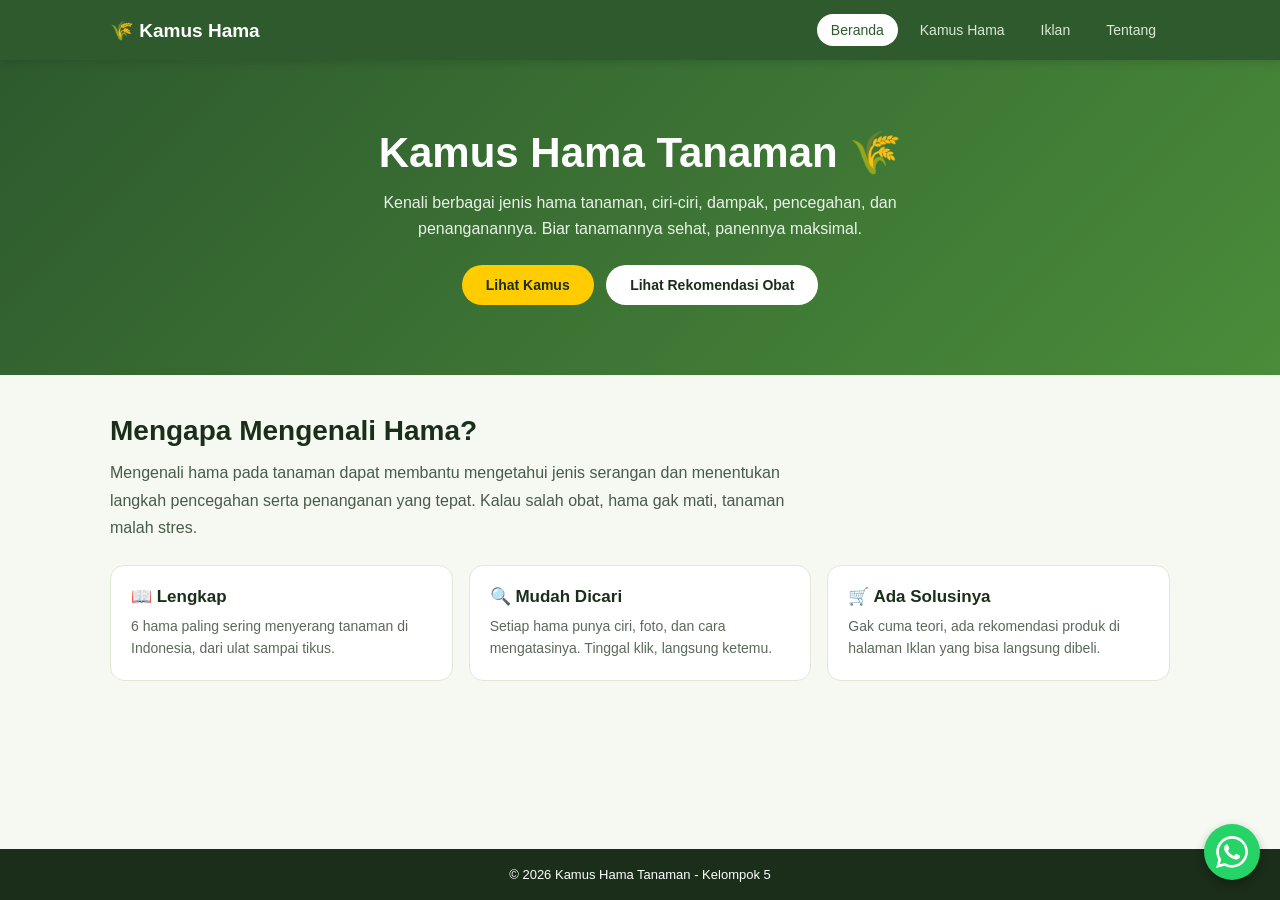
<file: index.html>
<!DOCTYPE html>
<html lang="id">

<head>
    <meta charset="UTF-8">
    <meta name="viewport" content="width=device-width, initial-scale=1.0">
    <title>Kamus Hama Tanaman</title>
    <link rel="stylesheet" href="style.css">
</head>

<body>
    <header>
        <nav>
            <a href="index.html" class="logo">🌾 Kamus Hama</a>
            <div class="menu">
                <a href="index.html" class="aktif">Beranda</a>
                <a href="kamus.html">Kamus Hama</a>
                <a href="iklan.html">Iklan</a>
                <a href="tentang.html">Tentang</a>
            </div>
        </nav>
    </header>
    <main>
        <section class="hero">
            <div class="hero-content">
                <h1>Kamus Hama Tanaman 🌾</h1>
                <p>Kenali berbagai jenis hama tanaman, ciri-ciri, dampak, pencegahan, dan penanganannya. Biar tanamannya
                    sehat, panennya maksimal.</p>
                <a href="kamus.html" class="tombol">Lihat Kamus</a>
                <a href="iklan.html" class="tombol tombol-putih">Lihat Rekomendasi Obat</a>
            </div>
        </section>
        <section class="penjelasan">
            <h2>Mengapa Mengenali Hama?</h2>
            <p>Mengenali hama pada tanaman dapat membantu mengetahui jenis serangan dan menentukan langkah pencegahan
                serta penanganan yang tepat. Kalau salah obat, hama gak mati, tanaman malah stres.</p>
            <div class="fitur-grid">
                <div class="fitur">
                    <h3>📖 Lengkap</h3>
                    <p>6 hama paling sering menyerang tanaman di Indonesia, dari ulat sampai tikus.</p>
                </div>
                <div class="fitur">
                    <h3>🔍 Mudah Dicari</h3>
                    <p>Setiap hama punya ciri, foto, dan cara mengatasinya. Tinggal klik, langsung ketemu.</p>
                </div>
                <div class="fitur">
                    <h3>🛒 Ada Solusinya</h3>
                    <p>Gak cuma teori, ada rekomendasi produk di halaman Iklan yang bisa langsung dibeli.</p>
                </div>
            </div>
        </section>
    </main>
    <footer>
        <p>&copy; 2026 Kamus Hama Tanaman - Kelompok 5</p>
    </footer>
    <a class="wa-float" href="https://wa.me/6285739248930?text=Halo%2C%20saya%20mau%20pasang%20iklan%20di%20Kamus%20Hama" target="_blank" title="Chat WhatsApp" style="position:fixed; bottom:20px; right:20px; width:56px; height:56px; z-index:999; display:flex; align-items:center; justify-content:center; background:#25D366; border-radius:50%; box-shadow:0 4px 10px rgba(0,0,0,0.3);">
  <svg width="32" height="32" viewBox="0 0 24 24" fill="#ffffff">
    <path d="M17.472 14.382c-.297-.149-1.758-.867-2.03-.967-.273-.099-.471-.148-.67.15-.197.297-.767.966-.94 1.164-.173.199-.347.223-.644.075-.297-.15-1.255-.463-2.39-1.475-.883-.788-1.48-1.761-1.653-2.059-.173-.297-.018-.458.13-.606.134-.133.298-.347.446-.52.149-.174.198-.298.298-.497.099-.198.05-.371-.025-.52-.075-.149-.669-1.612-.916-2.207-.242-.579-.487-.5-.669-.51-.173-.008-.371-.01-.57-.01-.198 0-.52.074-.792.372-.272.297-1.04 1.016-1.04 2.479 0 1.462 1.065 2.875 1.213 3.074.149.198 2.096 3.2 5.077 4.487.709.306 1.262.489 1.694.625.712.227 1.36.195 1.871.118.571-.085 1.758-.719 2.006-1.413.248-.694.248-1.289.173-1.413-.074-.124-.272-.198-.57-.347m-5.421 7.403h-.004a9.87 9.87 0 01-5.031-1.378l-.361-.214-3.741.982.998-3.648-.235-.374a9.86 9.86 0 01-1.51-5.26c.001-5.45 4.436-9.884 9.888-9.884 2.64 0 5.122 1.03 6.988 2.898a9.825 9.825 0 012.893 6.994c-.003 5.45-4.437 9.884-9.885 9.884m8.413-18.297A11.815 11.815 0 0012.05 0C5.495 0 .16 5.335.157 11.892c0 2.096.547 4.142 1.588 5.945L.057 24l6.305-1.654a11.882 11.882 0 005.683 1.448h.005c6.554 0 11.89-5.335 11.893-11.893a11.821 11.821 0 00-3.48-8.413z" />
  </svg>
</a>
</body>
</body>

</html>
</file>
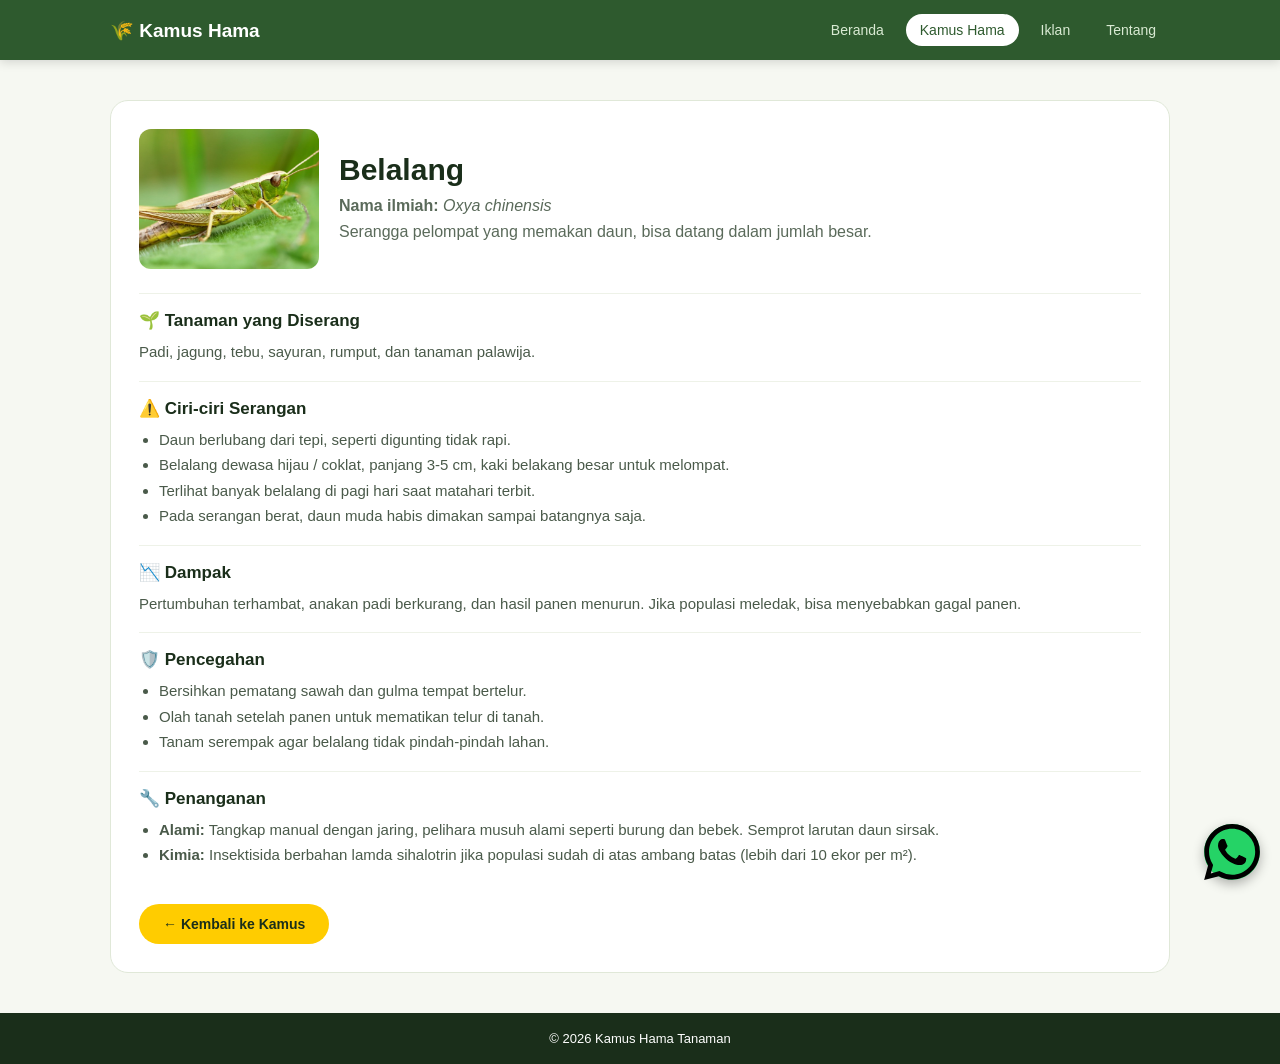
<file: belalang.html>
<!DOCTYPE html>
<html lang="id">

<head>
    <meta charset="UTF-8">
    <meta name="viewport" content="width=device-width, initial-scale=1.0">
    <title>Belalang - Kamus Hama</title>
    <link rel="stylesheet" href="style.css">
</head>

<body>
    <header>
        <nav>
            <a href="index.html" class="logo">🌾 Kamus Hama</a>
            <div class="menu">
                <a href="index.html">Beranda</a>
                <a href="kamus.html" class="aktif">Kamus Hama</a>
                <a href="iklan.html">Iklan</a>
                <a href="tentang.html">Tentang</a>
            </div>
        </nav>
    </header>
    <main>
        <section class="detail">
            <div class="detail-box">
                <div class="detail-header">
                    <div class="detail-gambar"><img src="belalng.jpg" alt="Belalang"></div>
                    <div>
                        <h1>Belalang</h1>
                        <p><b>Nama ilmiah:</b> <i>Oxya chinensis</i><br>Serangga pelompat yang memakan daun, bisa datang
                            dalam jumlah besar.</p>
                    </div>
                </div>
                <div class="info-section">
                    <h2>🌱 Tanaman yang Diserang</h2>
                    <p>Padi, jagung, tebu, sayuran, rumput, dan tanaman palawija.</p>
                </div>
                <div class="info-section">
                    <h2>⚠️ Ciri-ciri Serangan</h2>
                    <ul>
                        <li>Daun berlubang dari tepi, seperti digunting tidak rapi.</li>
                        <li>Belalang dewasa hijau / coklat, panjang 3-5 cm, kaki belakang besar untuk melompat.</li>
                        <li>Terlihat banyak belalang di pagi hari saat matahari terbit.</li>
                        <li>Pada serangan berat, daun muda habis dimakan sampai batangnya saja.</li>
                    </ul>
                </div>
                <div class="info-section">
                    <h2>📉 Dampak</h2>
                    <p>Pertumbuhan terhambat, anakan padi berkurang, dan hasil panen menurun. Jika populasi meledak,
                        bisa menyebabkan gagal panen.</p>
                </div>
                <div class="info-section">
                    <h2>🛡️ Pencegahan</h2>
                    <ul>
                        <li>Bersihkan pematang sawah dan gulma tempat bertelur.</li>
                        <li>Olah tanah setelah panen untuk mematikan telur di tanah.</li>
                        <li>Tanam serempak agar belalang tidak pindah-pindah lahan.</li>
                    </ul>
                </div>
                <div class="info-section">
                    <h2>🔧 Penanganan</h2>
                    <ul>
                        <li><b>Alami:</b> Tangkap manual dengan jaring, pelihara musuh alami seperti burung dan bebek.
                            Semprot larutan daun sirsak.</li>
                        <li><b>Kimia:</b> Insektisida berbahan lamda sihalotrin jika populasi sudah di atas ambang batas
                            (lebih dari 10 ekor per m²).</li>
                    </ul>
                </div>
                <div class="kembali"><a href="kamus.html" class="tombol">← Kembali ke Kamus</a></div>
            </div>
        </section>
    </main>
    <footer>
        <p>&copy; 2026 Kamus Hama Tanaman</p>
    </footer>
    <a class="wa-float"
        href="https://wa.me/6285739248930?text=Halo%2C%20saya%20mau%20pasang%20iklan%20di%20Kamus%20Hama"
        target="_blank" title="Chat WhatsApp">
        <svg viewBox="0 0 24 24">
            <path
                d="M17.472 14.382c-.297-.149-1.758-.867-2.03-.967-.273-.099-.471-.148-.67.15-.197.297-.767.966-.94 1.164-.173.199-.347.223-.644.075-.297-.15-1.255-.463-2.39-1.475-.883-.788-1.48-1.761-1.653-2.059-.173-.297-.018-.458.13-.606.134-.133.298-.347.446-.52.149-.174.198-.298.298-.497.099-.198.05-.371-.025-.52-.075-.149-.669-1.612-.916-2.207-.242-.579-.487-.5-.669-.51-.173-.008-.371-.01-.57-.01-.198 0-.52.074-.792.372-.272.297-1.04 1.016-1.04 2.479 0 1.462 1.065 2.875 1.213 3.074.149.198 2.096 3.2 5.077 4.487.709.306 1.262.489 1.694.625.712.227 1.36.195 1.871.118.571-.085 1.758-.719 2.006-1.413.248-.694.248-1.289.173-1.413-.074-.124-.272-.198-.57-.347m-5.421 7.403h-.004a9.87 9.87 0 01-5.031-1.378l-.361-.214-3.741.982.998-3.648-.235-.374a9.86 9.86 0 01-1.51-5.26c.001-5.45 4.436-9.884 9.888-9.884 2.64 0 5.122 1.03 6.988 2.898a9.825 9.825 0 012.893 6.994c-.003 5.45-4.437 9.884-9.885 9.884m8.413-18.297A11.815 11.815 0 0012.05 0C5.495 0 .16 5.335.157 11.892c0 2.096.547 4.142 1.588 5.945L.057 24l6.305-1.654a11.882 11.882 0 005.683 1.448h.005c6.554 0 11.89-5.335 11.893-11.893a11.821 11.821 0 00-3.48-8.413z" />
        </svg>
    </a>
</body>
</body>

</html>
</file>
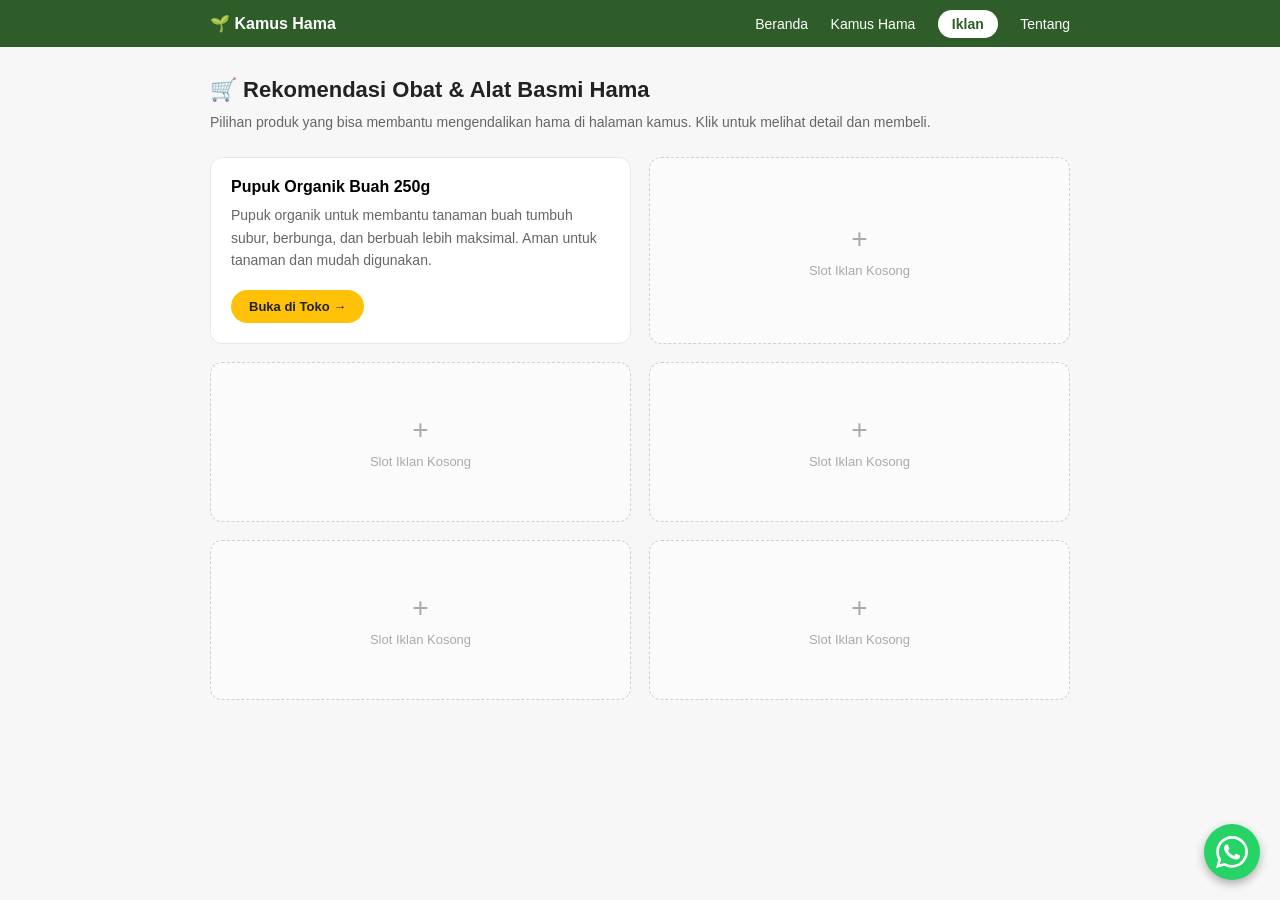
<file: iklan.html>
<!DOCTYPE html>
<html lang="id">

<head>
    <meta charset="UTF-8">
    <meta name="viewport" content="width=device-width, initial-scale=1.0">
    <title>Iklan - Kamus Hama Tanaman</title>
    <style>
        * {
            margin: 0;
            padding: 0;
            box-sizing: border-box;
            font-family: Arial, sans-serif;
        }

        body {
            background: #f7f7f7;
        }

        header {
            background: #2e5d2a;
            color: white;
            padding: 14px 0;
        }

        .nav {
            max-width: 900px;
            margin: 0 auto;
            display: flex;
            justify-content: space-between;
            align-items: center;
            padding: 0 20px;
        }

        .nav a {
            color: white;
            text-decoration: none;
            margin-left: 18px;
            font-size: 14px;
        }

        .nav a.active {
            background: white;
            color: #2e5d2a;
            padding: 6px 14px;
            border-radius: 20px;
            font-weight: bold;
        }

        .container {
            max-width: 900px;
            margin: 0 auto;
            padding: 30px 20px;
        }

        h1 {
            font-size: 22px;
            color: #222;
            margin-bottom: 8px;
        }

        .sub {
            color: #666;
            font-size: 14px;
            line-height: 1.6;
            margin-bottom: 24px;
        }

        .grid {
            display: grid;
            grid-template-columns: 1fr 1fr;
            gap: 18px;
        }

        @media(max-width:600px) {
            .grid {
                grid-template-columns: 1fr;
            }
        }

        .card {
            background: white;
            border: 1px solid #e8e8e8;
            border-radius: 12px;
            padding: 20px;
        }

        .card h3 {
            font-size: 16px;
            margin-bottom: 8px;
        }

        .card p {
            font-size: 14px;
            color: #666;
            line-height: 1.6;
            margin-bottom: 18px;
        }

        .btn {
            display: inline-block;
            background: #ffc107;
            color: #222;
            font-weight: bold;
            font-size: 13px;
            padding: 9px 18px;
            border-radius: 20px;
            text-decoration: none;
        }

        .empty {
            background: #fbfbfb;
            border: 1.5px dashed #d0d0d0;
            border-radius: 12px;
            padding: 20px;
            min-height: 160px;
            display: flex;
            flex-direction: column;
            justify-content: center;
            align-items: center;
            text-align: center;
            color: #aaa;
        }

        .empty span {
            font-size: 28px;
            margin-bottom: 8px;
        }

        .empty p {
            font-size: 13px;
        }
    </style>
</head>

<body>

    <header>
        <div class="nav">
            <div><b>🌱 Kamus Hama</b></div>
            <div>
                <a href="index.html">Beranda</a>
                <a href="kamus.html">Kamus Hama</a>
                <a href="iklan.html" class="active">Iklan</a>
                <a href="tentang.html">Tentang</a>
            </div>
        </div>
    </header>

    <div class="container">
        <h1>🛒 Rekomendasi Obat & Alat Basmi Hama</h1>
        <p class="sub">Pilihan produk yang bisa membantu mengendalikan hama di halaman kamus. Klik untuk melihat detail
            dan membeli.</p>

        <div class="grid">

            <!-- SATU-SATUNYA KOTAK YANG TERISI -->
            <!-- SATU-SATUNYA KOTAK YANG TERISI -->
            <div class="card">
                <h3>Pupuk Organik Buah 250g</h3>
                <p>Pupuk organik untuk membantu tanaman buah tumbuh subur, berbunga, dan berbuah lebih maksimal. Aman
                    untuk tanaman dan mudah digunakan.</p>
                <a class="btn" href="https://id.shp.ee/136XTNZT" target="_blank" rel="noopener">Buka di Toko →</a>
            </div>
            <!-- SISANYA KOSONG -->
            <div class="empty"><span>+</span>
                <p>Slot Iklan Kosong</p>
            </div>
            <div class="empty"><span>+</span>
                <p>Slot Iklan Kosong</p>
            </div>
            <div class="empty"><span>+</span>
                <p>Slot Iklan Kosong</p>
            </div>
            <div class="empty"><span>+</span>
                <p>Slot Iklan Kosong</p>
            </div>
            <div class="empty"><span>+</span>
                <p>Slot Iklan Kosong</p>
            </div>

        </div>
    </div>
    <a class="wa-float"
        href="https://wa.me/6285739248930?text=Halo%2C%20saya%20mau%20pasang%20iklan%20di%20Kamus%20Hama"
        target="_blank" title="Chat WhatsApp"
        style="position:fixed; bottom:20px; right:20px; width:56px; height:56px; z-index:999; display:flex; align-items:center; justify-content:center; background:#25D366; border-radius:50%; box-shadow:0 4px 10px rgba(0,0,0,0.3);">
        <svg width="32" height="32" viewBox="0 0 24 24" fill="#ffffff">
            <path
                d="M17.472 14.382c-.297-.149-1.758-.867-2.03-.967-.273-.099-.471-.148-.67.15-.197.297-.767.966-.94 1.164-.173.199-.347.223-.644.075-.297-.15-1.255-.463-2.39-1.475-.883-.788-1.48-1.761-1.653-2.059-.173-.297-.018-.458.13-.606.134-.133.298-.347.446-.52.149-.174.198-.298.298-.497.099-.198.05-.371-.025-.52-.075-.149-.669-1.612-.916-2.207-.242-.579-.487-.5-.669-.51-.173-.008-.371-.01-.57-.01-.198 0-.52.074-.792.372-.272.297-1.04 1.016-1.04 2.479 0 1.462 1.065 2.875 1.213 3.074.149.198 2.096 3.2 5.077 4.487.709.306 1.262.489 1.694.625.712.227 1.36.195 1.871.118.571-.085 1.758-.719 2.006-1.413.248-.694.248-1.289.173-1.413-.074-.124-.272-.198-.57-.347m-5.421 7.403h-.004a9.87 9.87 0 01-5.031-1.378l-.361-.214-3.741.982.998-3.648-.235-.374a9.86 9.86 0 01-1.51-5.26c.001-5.45 4.436-9.884 9.888-9.884 2.64 0 5.122 1.03 6.988 2.898a9.825 9.825 0 012.893 6.994c-.003 5.45-4.437 9.884-9.885 9.884m8.413-18.297A11.815 11.815 0 0012.05 0C5.495 0 .16 5.335.157 11.892c0 2.096.547 4.142 1.588 5.945L.057 24l6.305-1.654a11.882 11.882 0 005.683 1.448h.005c6.554 0 11.89-5.335 11.893-11.893a11.821 11.821 0 00-3.48-8.413z" />
        </svg>
    </a>
</body>
</body>

</html>
</file>
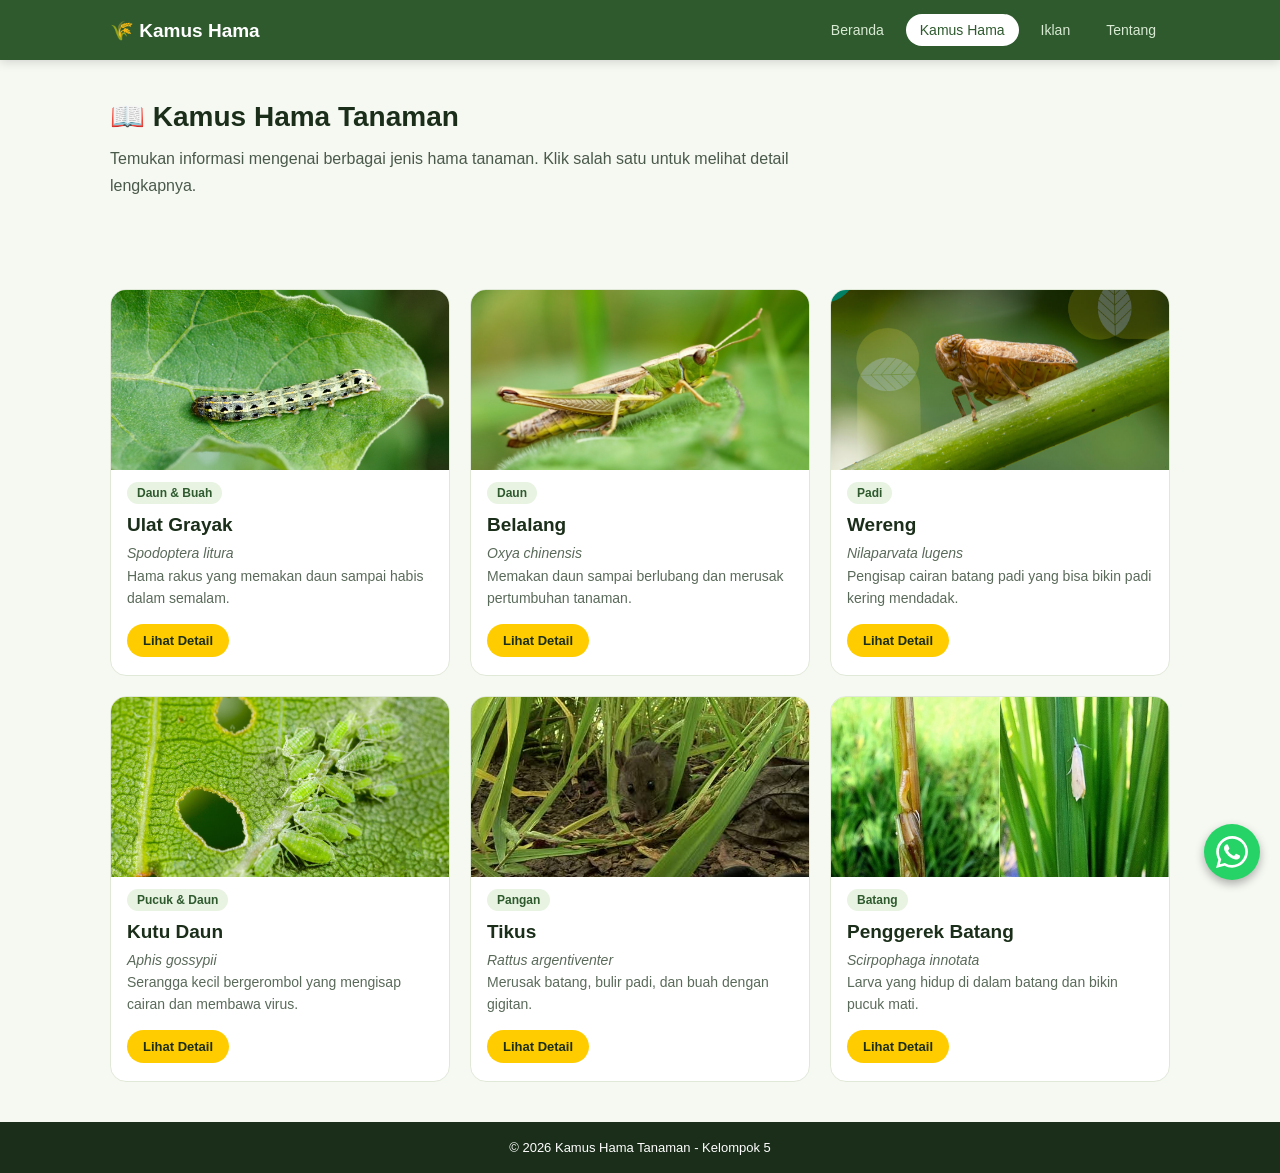
<file: kamus.html>
<!DOCTYPE html>
<html lang="id">

<head>
    <meta charset="UTF-8">
    <meta name="viewport" content="width=device-width, initial-scale=1.0">
    <title>Kamus Hama - Kamus Hama Tanaman</title>
    <link rel="stylesheet" href="style.css">
</head>

<body>
    <header>
        <nav>
            <a href="index.html" class="logo">🌾 Kamus Hama</a>
            <div class="menu">
                <a href="index.html">Beranda</a>
                <a href="kamus.html" class="aktif">Kamus Hama</a>
                <a href="iklan.html">Iklan</a>
                <a href="tentang.html">Tentang</a>
            </div>
        </nav>
    </header>
    <main>
        <section class="judul-halaman">
            <h1>📖 Kamus Hama Tanaman</h1>
            <p>Temukan informasi mengenai berbagai jenis hama tanaman. Klik salah satu untuk melihat detail lengkapnya.
            </p>
        </section>
        <section class="kamus">
            <div class="daftar-hama">
                <div class="card">
                    <div class="card-gambar"><img src="ulat.jpg" alt="Ulat Grayak"></div>
                    <span class="tag">Daun & Buah</span>
                    <h2>Ulat Grayak</h2>
                    <p><i>Spodoptera litura</i><br>Hama rakus yang memakan daun sampai habis dalam semalam.</p>
                    <a href="ulat-grayak.html" class="tombol">Lihat Detail</a>
                </div>

                <div class="card">
                    <div class="card-gambar"><img src="belalng.jpg" alt="Belalang"></div>
                    <span class="tag">Daun</span>
                    <h2>Belalang</h2>
                    <p><i>Oxya chinensis</i><br>Memakan daun sampai berlubang dan merusak pertumbuhan tanaman.</p>
                    <a href="belalang.html" class="tombol">Lihat Detail</a>
                </div>

                <div class="card">
                    <div class="card-gambar"><img src="wereng.jpeg" alt="Wereng"></div>
                    <span class="tag">Padi</span>
                    <h2>Wereng</h2>
                    <p><i>Nilaparvata lugens</i><br>Pengisap cairan batang padi yang bisa bikin padi kering mendadak.
                    </p>
                    <a href="wereng.html" class="tombol">Lihat Detail</a>
                </div>

                <div class="card">
                    <div class="card-gambar"><img src="ktdaun.jpg" alt="Kutu Daun"></div>
                    <span class="tag">Pucuk & Daun</span>
                    <h2>Kutu Daun</h2>
                    <p><i>Aphis gossypii</i><br>Serangga kecil bergerombol yang mengisap cairan dan membawa virus.</p>
                    <a href="kutu-daun.html" class="tombol">Lihat Detail</a>
                </div>

                <div class="card">
                    <div class="card-gambar"><img src="tikus.jpg" alt="Tikus"></div>
                    <span class="tag">Pangan</span>
                    <h2>Tikus</h2>
                    <p><i>Rattus argentiventer</i><br>Merusak batang, bulir padi, dan buah dengan gigitan.</p>
                    <a href="tikus.html" class="tombol">Lihat Detail</a>
                </div>
                <div class="card">
                    <div class="card-gambar"><img src="batang.jpg" alt="Penggerek Batang"></div>
                    <span class="tag">Batang</span>
                    <h2>Penggerek Batang</h2>
                    <p><i>Scirpophaga innotata</i><br>Larva yang hidup di dalam batang dan bikin pucuk mati.</p>
                    <a href="penggerek-batang.html" class="tombol">Lihat Detail</a>
                </div>
            </div>
        </section>
    </main>
    <footer>
        <p>&copy; 2026 Kamus Hama Tanaman - Kelompok 5</p>
    </footer>
    <a class="wa-float"
        href="https://wa.me/6285739248930?text=Halo%2C%20saya%20mau%20pasang%20iklan%20di%20Kamus%20Hama"
        target="_blank" title="Chat WhatsApp"
        style="position:fixed; bottom:20px; right:20px; width:56px; height:56px; z-index:999; display:flex; align-items:center; justify-content:center; background:#25D366; border-radius:50%; box-shadow:0 4px 10px rgba(0,0,0,0.3);">
        <svg width="32" height="32" viewBox="0 0 24 24" fill="#ffffff">
            <path
                d="M17.472 14.382c-.297-.149-1.758-.867-2.03-.967-.273-.099-.471-.148-.67.15-.197.297-.767.966-.94 1.164-.173.199-.347.223-.644.075-.297-.15-1.255-.463-2.39-1.475-.883-.788-1.48-1.761-1.653-2.059-.173-.297-.018-.458.13-.606.134-.133.298-.347.446-.52.149-.174.198-.298.298-.497.099-.198.05-.371-.025-.52-.075-.149-.669-1.612-.916-2.207-.242-.579-.487-.5-.669-.51-.173-.008-.371-.01-.57-.01-.198 0-.52.074-.792.372-.272.297-1.04 1.016-1.04 2.479 0 1.462 1.065 2.875 1.213 3.074.149.198 2.096 3.2 5.077 4.487.709.306 1.262.489 1.694.625.712.227 1.36.195 1.871.118.571-.085 1.758-.719 2.006-1.413.248-.694.248-1.289.173-1.413-.074-.124-.272-.198-.57-.347m-5.421 7.403h-.004a9.87 9.87 0 01-5.031-1.378l-.361-.214-3.741.982.998-3.648-.235-.374a9.86 9.86 0 01-1.51-5.26c.001-5.45 4.436-9.884 9.888-9.884 2.64 0 5.122 1.03 6.988 2.898a9.825 9.825 0 012.893 6.994c-.003 5.45-4.437 9.884-9.885 9.884m8.413-18.297A11.815 11.815 0 0012.05 0C5.495 0 .16 5.335.157 11.892c0 2.096.547 4.142 1.588 5.945L.057 24l6.305-1.654a11.882 11.882 0 005.683 1.448h.005c6.554 0 11.89-5.335 11.893-11.893a11.821 11.821 0 00-3.48-8.413z" />
        </svg>
    </a>
</body>
</body>

</html>
</file>
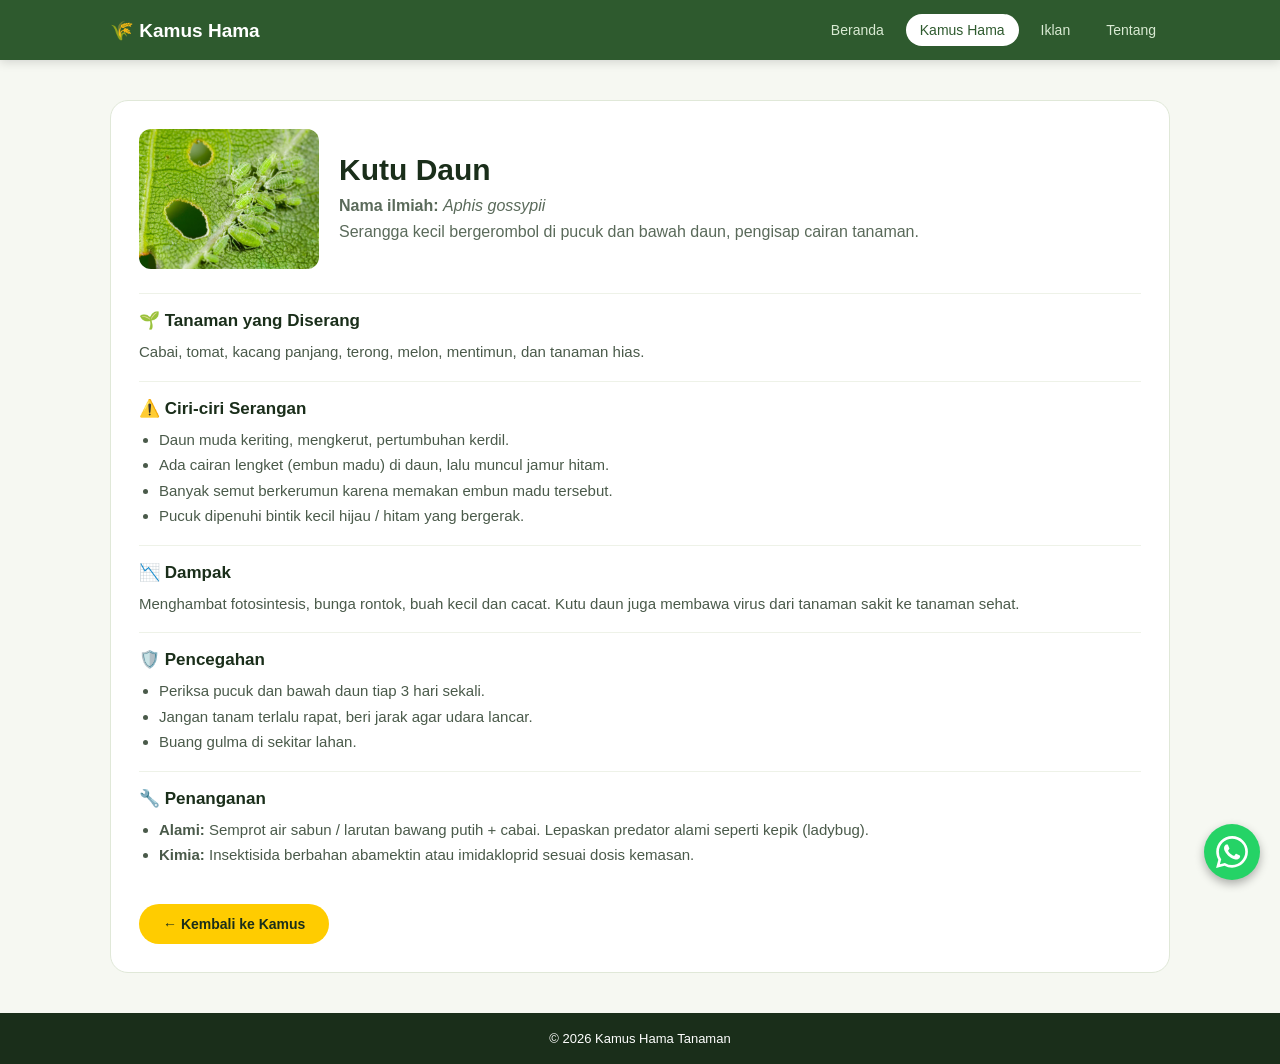
<file: kutu-daun.html>
<!DOCTYPE html>
<html lang="id">

<head>
    <meta charset="UTF-8">
    <meta name="viewport" content="width=device-width, initial-scale=1.0">
    <title>Kutu Daun - Kamus Hama</title>
    <link rel="stylesheet" href="style.css">
</head>

<body>
    <header>
        <nav>
            <a href="index.html" class="logo">🌾 Kamus Hama</a>
            <div class="menu">
                <a href="index.html">Beranda</a>
                <a href="kamus.html" class="aktif">Kamus Hama</a>
                <a href="iklan.html">Iklan</a>
                <a href="tentang.html">Tentang</a>
            </div>
        </nav>
    </header>
    <main>
        <section class="detail">
            <div class="detail-box">
                <div class="detail-header">
                    <div class="detail-gambar"><img src="ktdaun.jpg" alt="Kutu Daun"></div>
                    <div>
                        <h1>Kutu Daun</h1>
                        <p><b>Nama ilmiah:</b> <i>Aphis gossypii</i><br>Serangga kecil bergerombol di pucuk dan bawah
                            daun, pengisap cairan tanaman.</p>
                    </div>
                </div>
                <div class="info-section">
                    <h2>🌱 Tanaman yang Diserang</h2>
                    <p>Cabai, tomat, kacang panjang, terong, melon, mentimun, dan tanaman hias.</p>
                </div>
                <div class="info-section">
                    <h2>⚠️ Ciri-ciri Serangan</h2>
                    <ul>
                        <li>Daun muda keriting, mengkerut, pertumbuhan kerdil.</li>
                        <li>Ada cairan lengket (embun madu) di daun, lalu muncul jamur hitam.</li>
                        <li>Banyak semut berkerumun karena memakan embun madu tersebut.</li>
                        <li>Pucuk dipenuhi bintik kecil hijau / hitam yang bergerak.</li>
                    </ul>
                </div>
                <div class="info-section">
                    <h2>📉 Dampak</h2>
                    <p>Menghambat fotosintesis, bunga rontok, buah kecil dan cacat. Kutu daun juga membawa virus dari
                        tanaman sakit ke tanaman sehat.</p>
                </div>
                <div class="info-section">
                    <h2>🛡️ Pencegahan</h2>
                    <ul>
                        <li>Periksa pucuk dan bawah daun tiap 3 hari sekali.</li>
                        <li>Jangan tanam terlalu rapat, beri jarak agar udara lancar.</li>
                        <li>Buang gulma di sekitar lahan.</li>
                    </ul>
                </div>
                <div class="info-section">
                    <h2>🔧 Penanganan</h2>
                    <ul>
                        <li><b>Alami:</b> Semprot air sabun / larutan bawang putih + cabai. Lepaskan predator alami
                            seperti kepik (ladybug).</li>
                        <li><b>Kimia:</b> Insektisida berbahan abamektin atau imidakloprid sesuai dosis kemasan.</li>
                    </ul>
                </div>
                <div class="kembali"><a href="kamus.html" class="tombol">← Kembali ke Kamus</a></div>
            </div>
        </section>
    </main>
    <footer>
        <p>&copy; 2026 Kamus Hama Tanaman</p>
    </footer>
    <a class="wa-float"
        href="https://wa.me/6285739248930?text=Halo%2C%20saya%20mau%20pasang%20iklan%20di%20Kamus%20Hama"
        target="_blank" title="Chat WhatsApp"
        style="position:fixed; bottom:20px; right:20px; width:56px; height:56px; z-index:999; display:flex; align-items:center; justify-content:center; background:#25D366; border-radius:50%; box-shadow:0 4px 10px rgba(0,0,0,0.3);">
        <svg width="32" height="32" viewBox="0 0 24 24" fill="#ffffff">
            <path
                d="M17.472 14.382c-.297-.149-1.758-.867-2.03-.967-.273-.099-.471-.148-.67.15-.197.297-.767.966-.94 1.164-.173.199-.347.223-.644.075-.297-.15-1.255-.463-2.39-1.475-.883-.788-1.48-1.761-1.653-2.059-.173-.297-.018-.458.13-.606.134-.133.298-.347.446-.52.149-.174.198-.298.298-.497.099-.198.05-.371-.025-.52-.075-.149-.669-1.612-.916-2.207-.242-.579-.487-.5-.669-.51-.173-.008-.371-.01-.57-.01-.198 0-.52.074-.792.372-.272.297-1.04 1.016-1.04 2.479 0 1.462 1.065 2.875 1.213 3.074.149.198 2.096 3.2 5.077 4.487.709.306 1.262.489 1.694.625.712.227 1.36.195 1.871.118.571-.085 1.758-.719 2.006-1.413.248-.694.248-1.289.173-1.413-.074-.124-.272-.198-.57-.347m-5.421 7.403h-.004a9.87 9.87 0 01-5.031-1.378l-.361-.214-3.741.982.998-3.648-.235-.374a9.86 9.86 0 01-1.51-5.26c.001-5.45 4.436-9.884 9.888-9.884 2.64 0 5.122 1.03 6.988 2.898a9.825 9.825 0 012.893 6.994c-.003 5.45-4.437 9.884-9.885 9.884m8.413-18.297A11.815 11.815 0 0012.05 0C5.495 0 .16 5.335.157 11.892c0 2.096.547 4.142 1.588 5.945L.057 24l6.305-1.654a11.882 11.882 0 005.683 1.448h.005c6.554 0 11.89-5.335 11.893-11.893a11.821 11.821 0 00-3.48-8.413z" />
        </svg>
    </a>
</body>
</body>

</html>
</file>
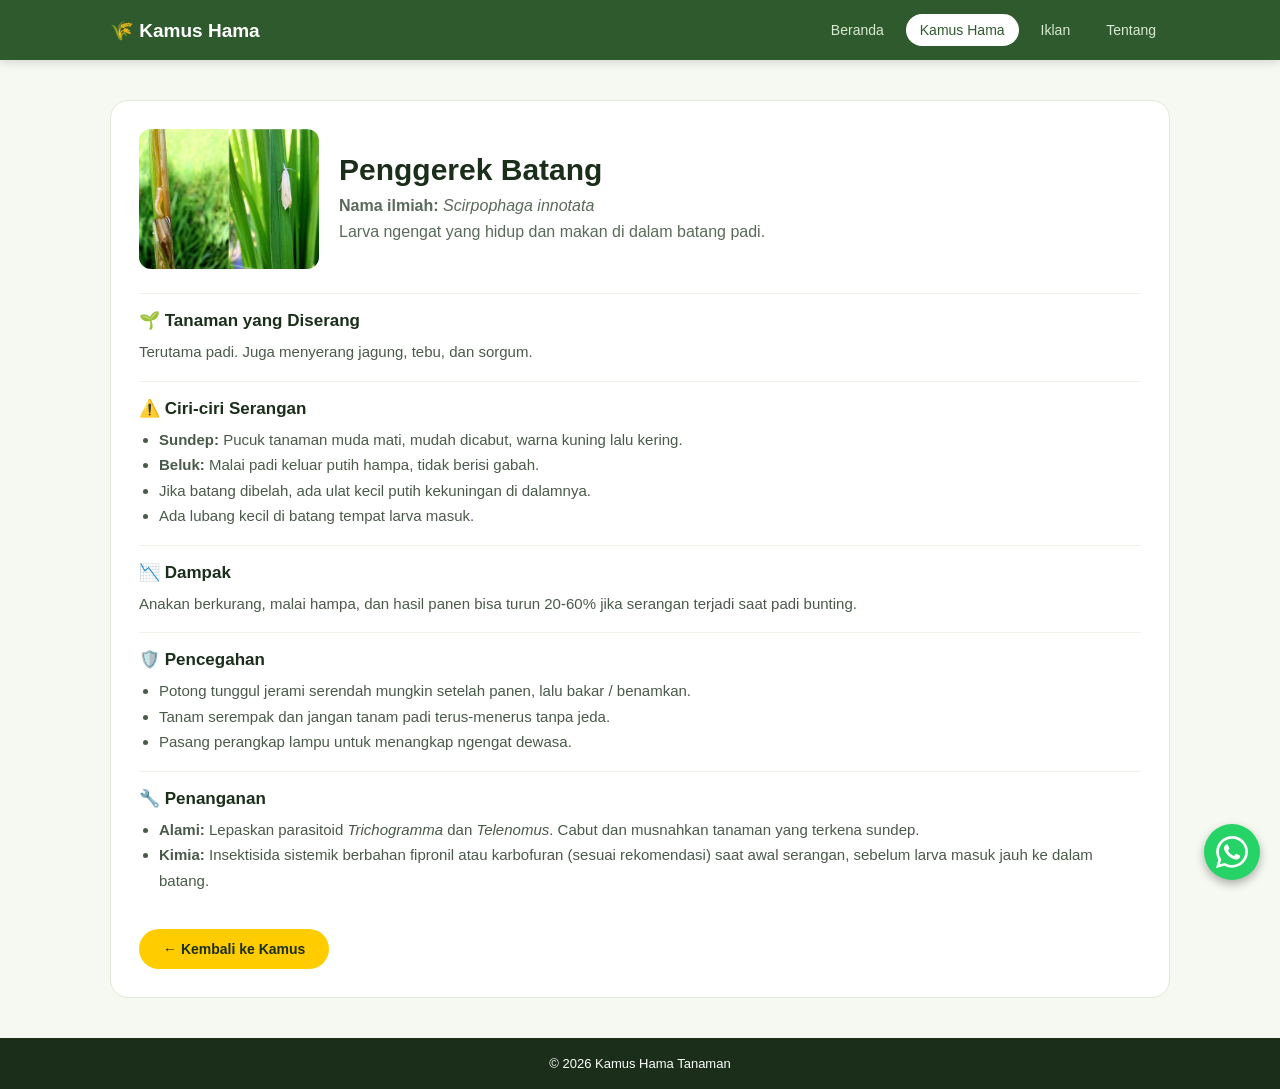
<file: penggerek-batang.html>
<!DOCTYPE html>
<html lang="id">

<head>
    <meta charset="UTF-8">
    <meta name="viewport" content="width=device-width, initial-scale=1.0">
    <title>Penggerek Batang - Kamus Hama</title>
    <link rel="stylesheet" href="style.css">
</head>

<body>
    <header>
        <nav>
            <a href="index.html" class="logo">🌾 Kamus Hama</a>
            <div class="menu">
                <a href="index.html">Beranda</a>
                <a href="kamus.html" class="aktif">Kamus Hama</a>
                <a href="iklan.html">Iklan</a>
                <a href="tentang.html">Tentang</a>
            </div>
        </nav>
    </header>
    <main>
        <section class="detail">
            <div class="detail-box">
                <div class="detail-header">
                    <div class="detail-gambar"><img src="batang.jpg" alt="Penggerek Batang"></div>
                    <div>
                        <h1>Penggerek Batang</h1>
                        <p><b>Nama ilmiah:</b> <i>Scirpophaga innotata</i><br>Larva ngengat yang hidup dan makan di
                            dalam batang padi.</p>
                    </div>
                </div>
                <div class="info-section">
                    <h2>🌱 Tanaman yang Diserang</h2>
                    <p>Terutama padi. Juga menyerang jagung, tebu, dan sorgum.</p>
                </div>
                <div class="info-section">
                    <h2>⚠️ Ciri-ciri Serangan</h2>
                    <ul>
                        <li><b>Sundep:</b> Pucuk tanaman muda mati, mudah dicabut, warna kuning lalu kering.</li>
                        <li><b>Beluk:</b> Malai padi keluar putih hampa, tidak berisi gabah.</li>
                        <li>Jika batang dibelah, ada ulat kecil putih kekuningan di dalamnya.</li>
                        <li>Ada lubang kecil di batang tempat larva masuk.</li>
                    </ul>
                </div>
                <div class="info-section">
                    <h2>📉 Dampak</h2>
                    <p>Anakan berkurang, malai hampa, dan hasil panen bisa turun 20-60% jika serangan terjadi saat padi
                        bunting.</p>
                </div>
                <div class="info-section">
                    <h2>🛡️ Pencegahan</h2>
                    <ul>
                        <li>Potong tunggul jerami serendah mungkin setelah panen, lalu bakar / benamkan.</li>
                        <li>Tanam serempak dan jangan tanam padi terus-menerus tanpa jeda.</li>
                        <li>Pasang perangkap lampu untuk menangkap ngengat dewasa.</li>
                    </ul>
                </div>
                <div class="info-section">
                    <h2>🔧 Penanganan</h2>
                    <ul>
                        <li><b>Alami:</b> Lepaskan parasitoid <i>Trichogramma</i> dan <i>Telenomus</i>. Cabut dan
                            musnahkan tanaman yang terkena sundep.</li>
                        <li><b>Kimia:</b> Insektisida sistemik berbahan fipronil atau karbofuran (sesuai rekomendasi)
                            saat awal serangan, sebelum larva masuk jauh ke dalam batang.</li>
                    </ul>
                </div>
                <div class="kembali"><a href="kamus.html" class="tombol">← Kembali ke Kamus</a></div>
            </div>
        </section>
    </main>
    <footer>
        <p>&copy; 2026 Kamus Hama Tanaman</p>
    </footer>
    <a class="wa-float"
        href="https://wa.me/6285739248930?text=Halo%2C%20saya%20mau%20pasang%20iklan%20di%20Kamus%20Hama"
        target="_blank" title="Chat WhatsApp"
        style="position:fixed; bottom:20px; right:20px; width:56px; height:56px; z-index:999; display:flex; align-items:center; justify-content:center; background:#25D366; border-radius:50%; box-shadow:0 4px 10px rgba(0,0,0,0.3);">
        <svg width="32" height="32" viewBox="0 0 24 24" fill="#ffffff">
            <path
                d="M17.472 14.382c-.297-.149-1.758-.867-2.03-.967-.273-.099-.471-.148-.67.15-.197.297-.767.966-.94 1.164-.173.199-.347.223-.644.075-.297-.15-1.255-.463-2.39-1.475-.883-.788-1.48-1.761-1.653-2.059-.173-.297-.018-.458.13-.606.134-.133.298-.347.446-.52.149-.174.198-.298.298-.497.099-.198.05-.371-.025-.52-.075-.149-.669-1.612-.916-2.207-.242-.579-.487-.5-.669-.51-.173-.008-.371-.01-.57-.01-.198 0-.52.074-.792.372-.272.297-1.04 1.016-1.04 2.479 0 1.462 1.065 2.875 1.213 3.074.149.198 2.096 3.2 5.077 4.487.709.306 1.262.489 1.694.625.712.227 1.36.195 1.871.118.571-.085 1.758-.719 2.006-1.413.248-.694.248-1.289.173-1.413-.074-.124-.272-.198-.57-.347m-5.421 7.403h-.004a9.87 9.87 0 01-5.031-1.378l-.361-.214-3.741.982.998-3.648-.235-.374a9.86 9.86 0 01-1.51-5.26c.001-5.45 4.436-9.884 9.888-9.884 2.64 0 5.122 1.03 6.988 2.898a9.825 9.825 0 012.893 6.994c-.003 5.45-4.437 9.884-9.885 9.884m8.413-18.297A11.815 11.815 0 0012.05 0C5.495 0 .16 5.335.157 11.892c0 2.096.547 4.142 1.588 5.945L.057 24l6.305-1.654a11.882 11.882 0 005.683 1.448h.005c6.554 0 11.89-5.335 11.893-11.893a11.821 11.821 0 00-3.48-8.413z" />
        </svg>
    </a>
</body>
</body>

</html>
</file>
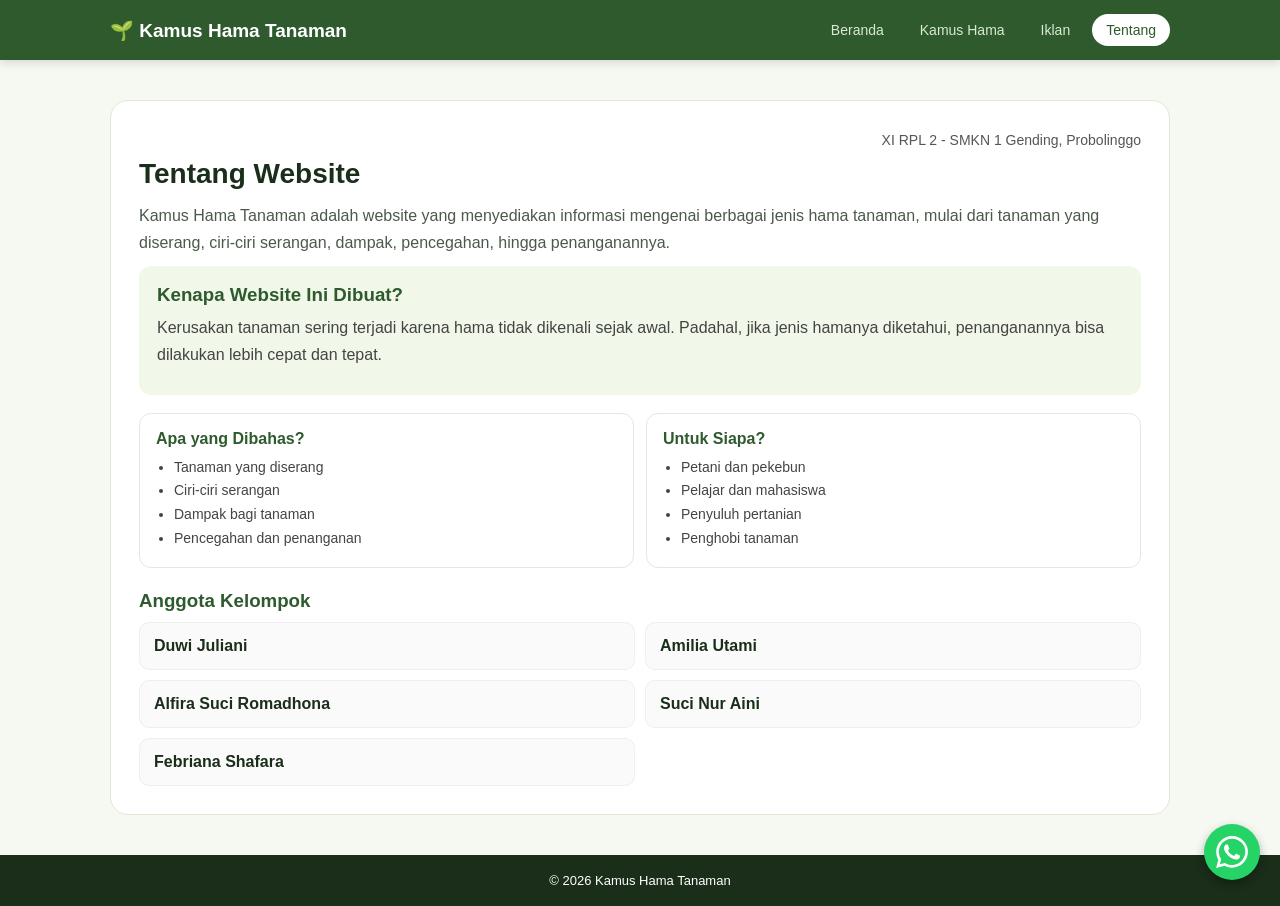
<file: tentang.html>
<!DOCTYPE html>
<html lang="id">

<head>
    <meta charset="UTF-8">
    <meta name="viewport" content="width=device-width, initial-scale=1.0">
    <title>Tentang - Kamus Hama Tanaman</title>
    <link rel="stylesheet" href="style.css">
</head>

<body>

    <header>
        <nav>
            <a href="index.html" class="logo">🌱 Kamus Hama Tanaman</a>
            <div class="menu">
                <a href="index.html">Beranda</a>
                <a href="kamus.html">Kamus Hama</a>
                <a href="iklan.html">Iklan</a>
                <a href="tentang.html" class="aktif">Tentang</a>
            </div>
        </nav>
    </header>

    <main>
        <div class="tentang">
            <div class="tentang-box">
                <p style="text-align:right; color:#555; margin:0 0 5px; font-size:14px;">XI RPL 2 - SMKN 1 Gending,
                    Probolinggo</p>
                <h1>Tentang Website</h1>
                <p class="tentang-lead">Kamus Hama Tanaman adalah website yang menyediakan informasi mengenai berbagai
                    jenis hama tanaman, mulai dari tanaman yang diserang, ciri-ciri serangan, dampak, pencegahan, hingga
                    penanganannya.</p>

                <div class="tentang-box-dalem">
                    <h3>Kenapa Website Ini Dibuat?</h3>
                    <p>Kerusakan tanaman sering terjadi karena hama tidak dikenali sejak awal. Padahal, jika jenis
                        hamanya diketahui, penanganannya bisa dilakukan lebih cepat dan tepat.</p>
                </div>

                <div class="tentang-grid">
                    <div class="tentang-card">
                        <h3>Apa yang Dibahas?</h3>
                        <ul>
                            <li>Tanaman yang diserang</li>
                            <li>Ciri-ciri serangan</li>
                            <li>Dampak bagi tanaman</li>
                            <li>Pencegahan dan penanganan</li>
                        </ul>
                    </div>
                    <div class="tentang-card">
                        <h3>Untuk Siapa?</h3>
                        <ul>
                            <li>Petani dan pekebun</li>
                            <li>Pelajar dan mahasiswa</li>
                            <li>Penyuluh pertanian</li>
                            <li>Penghobi tanaman</li>
                        </ul>
                    </div>
                </div>

                <h3 class="tim-judul">Anggota Kelompok</h3>
                <div class="tim-grid">
                    <div class="tim-card"><b>Duwi Juliani</b></div>
                    <div class="tim-card"><b>Amilia Utami</b></div>
                    <div class="tim-card"><b>Alfira Suci Romadhona</b></div>
                    <div class="tim-card"><b>Suci Nur Aini</b></div>
                    <div class="tim-card"><b>Febriana Shafara</b></div>
                </div>

            </div>
        </div>
    </main>

    <footer>© 2026 Kamus Hama Tanaman</footer>

    <a class="wa-float" href="https://wa.me/6285739248930?text=Halo%2C%20saya%20mau%20tanya%20tentang%20Kamus%20Hama"
        target="_blank" title="Chat WhatsApp"
        style="position:fixed; bottom:20px; right:20px; width:56px; height:56px; z-index:999; display:flex; align-items:center; justify-content:center; background:#25D366; border-radius:50%; box-shadow:0 4px 10px rgba(0,0,0,0.3);">
        <svg width="32" height="32" viewBox="0 0 24 24" fill="#ffffff">
            <path
                d="M17.472 14.382c-.297-.149-1.758-.867-2.03-.967-.273-.099-.471-.148-.67.15-.197.297-.767.966-.94 1.164-.173.199-.347.223-.644.075-.297-.15-1.255-.463-2.39-1.475-.883-.788-1.48-1.761-1.653-2.059-.173-.297-.018-.458.13-.606.134-.133.298-.347.446-.52.149-.174.198-.298.298-.497.099-.198.05-.371-.025-.52-.075-.149-.669-1.612-.916-2.207-.242-.579-.487-.5-.669-.51-.173-.008-.371-.01-.57-.01-.198 0-.52.074-.792.372-.272.297-1.04 1.016-1.04 2.479 0 1.462 1.065 2.875 1.213 3.074.149.198 2.096 3.2 5.077 4.487.709.306 1.262.489 1.694.625.712.227 1.36.195 1.871.118.571-.085 1.758-.719 2.006-1.413.248-.694.248-1.289.173-1.413-.074-.124-.272-.198-.57-.347m-5.421 7.403h-.004a9.87 9.87 0 01-5.031-1.378l-.361-.214-3.741.982.998-3.648-.235-.374a9.86 9.86 0 01-1.51-5.26c.001-5.45 4.436-9.884 9.888-9.884 2.64 0 5.122 1.03 6.988 2.898a9.825 9.825 0 012.893 6.994c-.003 5.45-4.437 9.884-9.885 9.884m8.413-18.297A11.815 11.815 0 0012.05 0C5.495 0 .16 5.335.157 11.892c0 2.096.547 4.142 1.588 5.945L.057 24l6.305-1.654a11.882 11.882 0 005.683 1.448h.005c6.554 0 11.89-5.335 11.893-11.893a11.821 11.821 0 00-3.48-8.413z" />
        </svg>
    </a>

</body>

</html>
</file>
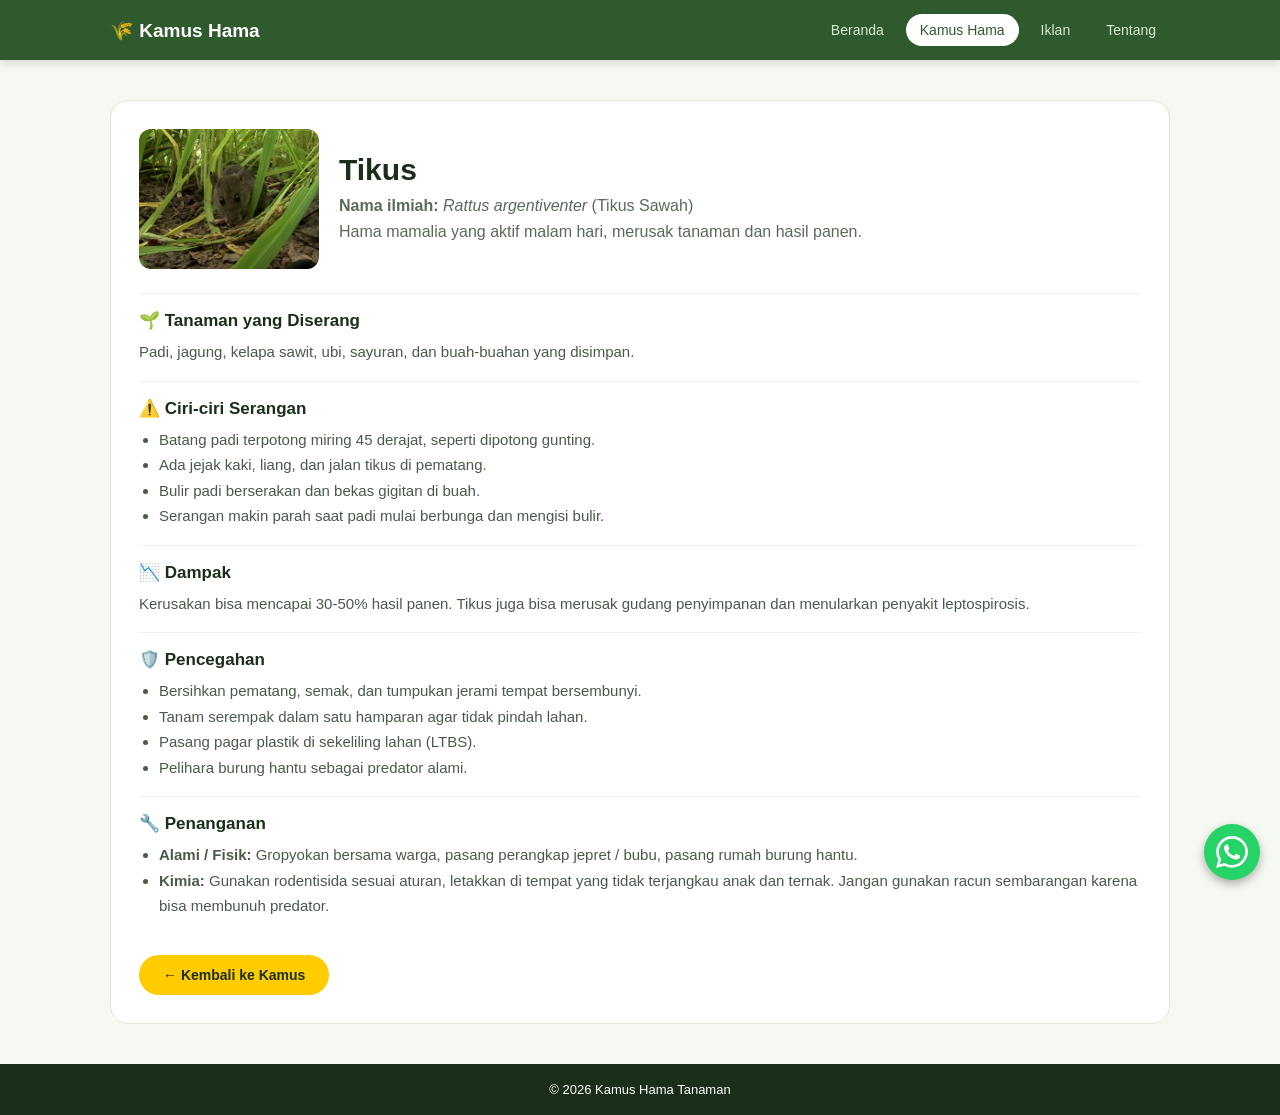
<file: tikus.html>
<!DOCTYPE html>
<html lang="id">

<head>
    <meta charset="UTF-8">
    <meta name="viewport" content="width=device-width, initial-scale=1.0">
    <title>Tikus - Kamus Hama</title>
    <link rel="stylesheet" href="style.css">
</head>

<body>
    <header>
        <nav>
            <a href="index.html" class="logo">🌾 Kamus Hama</a>
            <div class="menu">
                <a href="index.html">Beranda</a>
                <a href="kamus.html" class="aktif">Kamus Hama</a>
                <a href="iklan.html">Iklan</a>
                <a href="tentang.html">Tentang</a>
            </div>
        </nav>
    </header>
    <main>
        <section class="detail">
            <div class="detail-box">
                <div class="detail-header">
                    <div class="detail-gambar"><img src="tikus.jpg" alt="Tikus"></div>
                    <div>
                        <h1>Tikus</h1>
                        <p><b>Nama ilmiah:</b> <i>Rattus argentiventer</i> (Tikus Sawah)<br>Hama mamalia yang aktif
                            malam hari, merusak tanaman dan hasil panen.</p>
                    </div>
                </div>
                <div class="info-section">
                    <h2>🌱 Tanaman yang Diserang</h2>
                    <p>Padi, jagung, kelapa sawit, ubi, sayuran, dan buah-buahan yang disimpan.</p>
                </div>
                <div class="info-section">
                    <h2>⚠️ Ciri-ciri Serangan</h2>
                    <ul>
                        <li>Batang padi terpotong miring 45 derajat, seperti dipotong gunting.</li>
                        <li>Ada jejak kaki, liang, dan jalan tikus di pematang.</li>
                        <li>Bulir padi berserakan dan bekas gigitan di buah.</li>
                        <li>Serangan makin parah saat padi mulai berbunga dan mengisi bulir.</li>
                    </ul>
                </div>
                <div class="info-section">
                    <h2>📉 Dampak</h2>
                    <p>Kerusakan bisa mencapai 30-50% hasil panen. Tikus juga bisa merusak gudang penyimpanan dan
                        menularkan penyakit leptospirosis.</p>
                </div>
                <div class="info-section">
                    <h2>🛡️ Pencegahan</h2>
                    <ul>
                        <li>Bersihkan pematang, semak, dan tumpukan jerami tempat bersembunyi.</li>
                        <li>Tanam serempak dalam satu hamparan agar tidak pindah lahan.</li>
                        <li>Pasang pagar plastik di sekeliling lahan (LTBS).</li>
                        <li>Pelihara burung hantu sebagai predator alami.</li>
                    </ul>
                </div>
                <div class="info-section">
                    <h2>🔧 Penanganan</h2>
                    <ul>
                        <li><b>Alami / Fisik:</b> Gropyokan bersama warga, pasang perangkap jepret / bubu, pasang rumah
                            burung hantu.</li>
                        <li><b>Kimia:</b> Gunakan rodentisida sesuai aturan, letakkan di tempat yang tidak terjangkau
                            anak dan ternak. Jangan gunakan racun sembarangan karena bisa membunuh predator.</li>
                    </ul>
                </div>
                <div class="kembali"><a href="kamus.html" class="tombol">← Kembali ke Kamus</a></div>
            </div>
        </section>
    </main>
    <footer>
        <p>&copy; 2026 Kamus Hama Tanaman</p>
    </footer>
    <a class="wa-float"
        href="https://wa.me/6285739248930?text=Halo%2C%20saya%20mau%20pasang%20iklan%20di%20Kamus%20Hama"
        target="_blank" title="Chat WhatsApp"
        style="position:fixed; bottom:20px; right:20px; width:56px; height:56px; z-index:999; display:flex; align-items:center; justify-content:center; background:#25D366; border-radius:50%; box-shadow:0 4px 10px rgba(0,0,0,0.3);">
        <svg width="32" height="32" viewBox="0 0 24 24" fill="#ffffff">
            <path
                d="M17.472 14.382c-.297-.149-1.758-.867-2.03-.967-.273-.099-.471-.148-.67.15-.197.297-.767.966-.94 1.164-.173.199-.347.223-.644.075-.297-.15-1.255-.463-2.39-1.475-.883-.788-1.48-1.761-1.653-2.059-.173-.297-.018-.458.13-.606.134-.133.298-.347.446-.52.149-.174.198-.298.298-.497.099-.198.05-.371-.025-.52-.075-.149-.669-1.612-.916-2.207-.242-.579-.487-.5-.669-.51-.173-.008-.371-.01-.57-.01-.198 0-.52.074-.792.372-.272.297-1.04 1.016-1.04 2.479 0 1.462 1.065 2.875 1.213 3.074.149.198 2.096 3.2 5.077 4.487.709.306 1.262.489 1.694.625.712.227 1.36.195 1.871.118.571-.085 1.758-.719 2.006-1.413.248-.694.248-1.289.173-1.413-.074-.124-.272-.198-.57-.347m-5.421 7.403h-.004a9.87 9.87 0 01-5.031-1.378l-.361-.214-3.741.982.998-3.648-.235-.374a9.86 9.86 0 01-1.51-5.26c.001-5.45 4.436-9.884 9.888-9.884 2.64 0 5.122 1.03 6.988 2.898a9.825 9.825 0 012.893 6.994c-.003 5.45-4.437 9.884-9.885 9.884m8.413-18.297A11.815 11.815 0 0012.05 0C5.495 0 .16 5.335.157 11.892c0 2.096.547 4.142 1.588 5.945L.057 24l6.305-1.654a11.882 11.882 0 005.683 1.448h.005c6.554 0 11.89-5.335 11.893-11.893a11.821 11.821 0 00-3.48-8.413z" />
        </svg>
    </a>
</body>
</body>

</html>
</file>
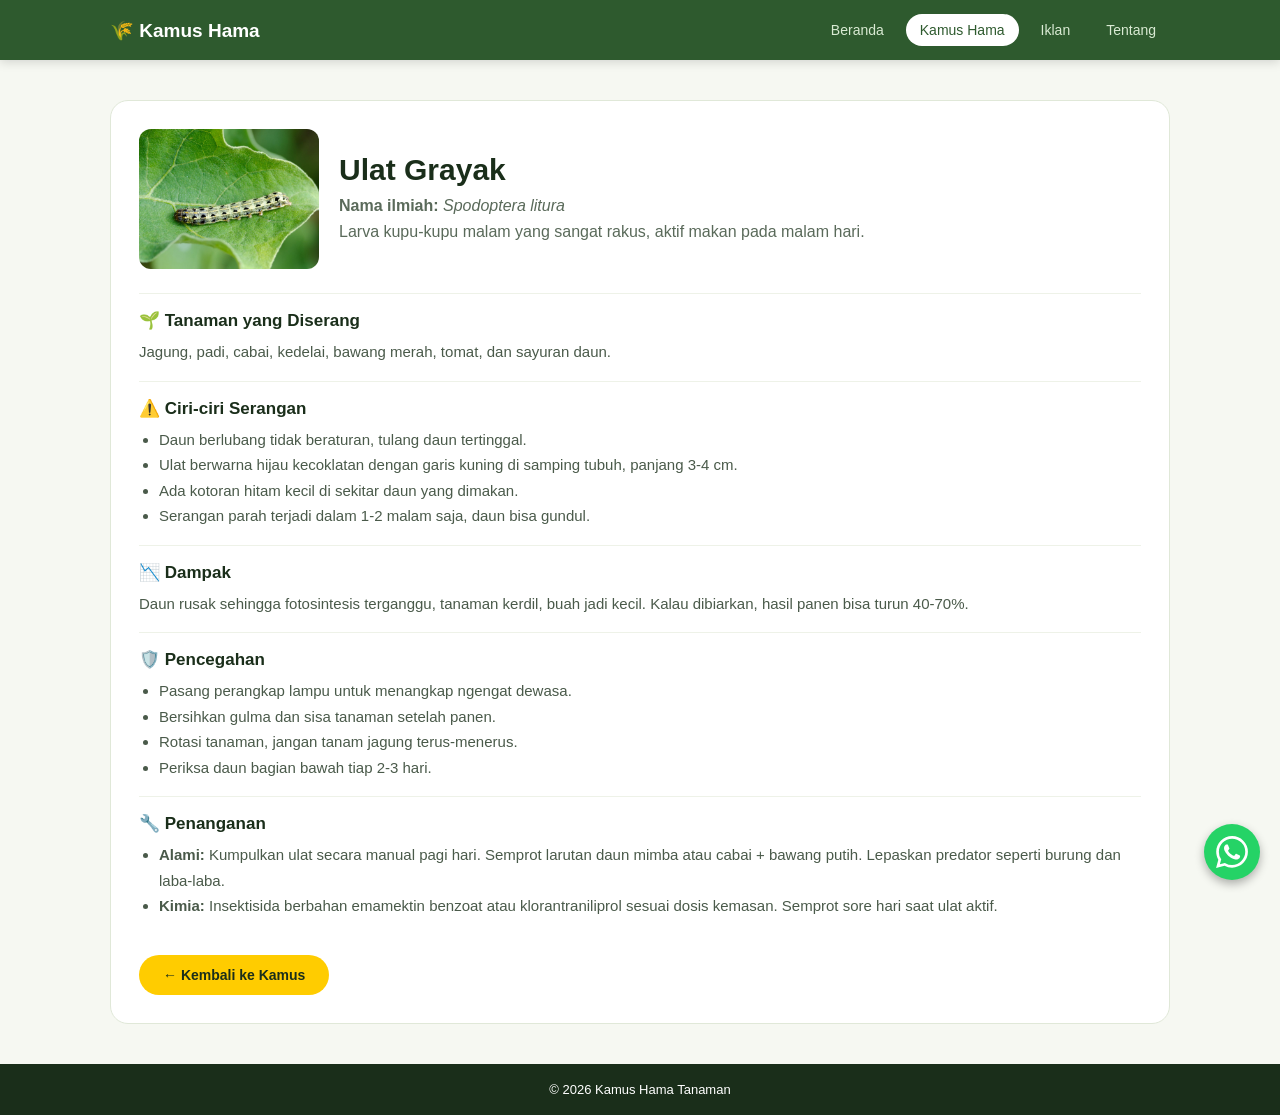
<file: ulat-grayak.html>
<!DOCTYPE html>
<html lang="id">

<head>
    <meta charset="UTF-8">
    <meta name="viewport" content="width=device-width, initial-scale=1.0">
    <title>Ulat Grayak - Kamus Hama</title>
    <link rel="stylesheet" href="style.css">
</head>

<body>
    <header>
        <nav>
            <a href="index.html" class="logo">🌾 Kamus Hama</a>
            <div class="menu">
                <a href="index.html">Beranda</a>
                <a href="kamus.html" class="aktif">Kamus Hama</a>
                <a href="iklan.html">Iklan</a>
                <a href="tentang.html">Tentang</a>
            </div>
        </nav>
    </header>
    <main>
        <section class="detail">
            <div class="detail-box">
                <div class="detail-header">
                    <div class="detail-gambar"><img src="ulat.jpg" alt="Ulat Grayak"></div>
                    <div>
                        <h1>Ulat Grayak</h1>
                        <p><b>Nama ilmiah:</b> <i>Spodoptera litura</i><br>Larva kupu-kupu malam yang sangat rakus,
                            aktif makan pada malam hari.</p>
                    </div>
                </div>
                <div class="info-section">
                    <h2>🌱 Tanaman yang Diserang</h2>
                    <p>Jagung, padi, cabai, kedelai, bawang merah, tomat, dan sayuran daun.</p>
                </div>
                <div class="info-section">
                    <h2>⚠️ Ciri-ciri Serangan</h2>
                    <ul>
                        <li>Daun berlubang tidak beraturan, tulang daun tertinggal.</li>
                        <li>Ulat berwarna hijau kecoklatan dengan garis kuning di samping tubuh, panjang 3-4 cm.</li>
                        <li>Ada kotoran hitam kecil di sekitar daun yang dimakan.</li>
                        <li>Serangan parah terjadi dalam 1-2 malam saja, daun bisa gundul.</li>
                    </ul>
                </div>
                <div class="info-section">
                    <h2>📉 Dampak</h2>
                    <p>Daun rusak sehingga fotosintesis terganggu, tanaman kerdil, buah jadi kecil. Kalau dibiarkan,
                        hasil panen bisa turun 40-70%.</p>
                </div>
                <div class="info-section">
                    <h2>🛡️ Pencegahan</h2>
                    <ul>
                        <li>Pasang perangkap lampu untuk menangkap ngengat dewasa.</li>
                        <li>Bersihkan gulma dan sisa tanaman setelah panen.</li>
                        <li>Rotasi tanaman, jangan tanam jagung terus-menerus.</li>
                        <li>Periksa daun bagian bawah tiap 2-3 hari.</li>
                    </ul>
                </div>
                <div class="info-section">
                    <h2>🔧 Penanganan</h2>
                    <ul>
                        <li><b>Alami:</b> Kumpulkan ulat secara manual pagi hari. Semprot larutan daun mimba atau cabai
                            + bawang putih. Lepaskan predator seperti burung dan laba-laba.</li>
                        <li><b>Kimia:</b> Insektisida berbahan emamektin benzoat atau klorantraniliprol sesuai dosis
                            kemasan. Semprot sore hari saat ulat aktif.</li>
                    </ul>
                </div>
                <div class="kembali"><a href="kamus.html" class="tombol">← Kembali ke Kamus</a></div>
            </div>
        </section>
    </main>
    <footer>
        <p>&copy; 2026 Kamus Hama Tanaman</p>
    </footer>
    <a class="wa-float"
        href="https://wa.me/6285739248930?text=Halo%2C%20saya%20mau%20pasang%20iklan%20di%20Kamus%20Hama"
        target="_blank" title="Chat WhatsApp"
        style="position:fixed; bottom:20px; right:20px; width:56px; height:56px; z-index:999; display:flex; align-items:center; justify-content:center; background:#25D366; border-radius:50%; box-shadow:0 4px 10px rgba(0,0,0,0.3);">
        <svg width="32" height="32" viewBox="0 0 24 24" fill="#ffffff">
            <path
                d="M17.472 14.382c-.297-.149-1.758-.867-2.03-.967-.273-.099-.471-.148-.67.15-.197.297-.767.966-.94 1.164-.173.199-.347.223-.644.075-.297-.15-1.255-.463-2.39-1.475-.883-.788-1.48-1.761-1.653-2.059-.173-.297-.018-.458.13-.606.134-.133.298-.347.446-.52.149-.174.198-.298.298-.497.099-.198.05-.371-.025-.52-.075-.149-.669-1.612-.916-2.207-.242-.579-.487-.5-.669-.51-.173-.008-.371-.01-.57-.01-.198 0-.52.074-.792.372-.272.297-1.04 1.016-1.04 2.479 0 1.462 1.065 2.875 1.213 3.074.149.198 2.096 3.2 5.077 4.487.709.306 1.262.489 1.694.625.712.227 1.36.195 1.871.118.571-.085 1.758-.719 2.006-1.413.248-.694.248-1.289.173-1.413-.074-.124-.272-.198-.57-.347m-5.421 7.403h-.004a9.87 9.87 0 01-5.031-1.378l-.361-.214-3.741.982.998-3.648-.235-.374a9.86 9.86 0 01-1.51-5.26c.001-5.45 4.436-9.884 9.888-9.884 2.64 0 5.122 1.03 6.988 2.898a9.825 9.825 0 012.893 6.994c-.003 5.45-4.437 9.884-9.885 9.884m8.413-18.297A11.815 11.815 0 0012.05 0C5.495 0 .16 5.335.157 11.892c0 2.096.547 4.142 1.588 5.945L.057 24l6.305-1.654a11.882 11.882 0 005.683 1.448h.005c6.554 0 11.89-5.335 11.893-11.893a11.821 11.821 0 00-3.48-8.413z" />
        </svg>
    </a>
</body>
</body>

</html>
</file>
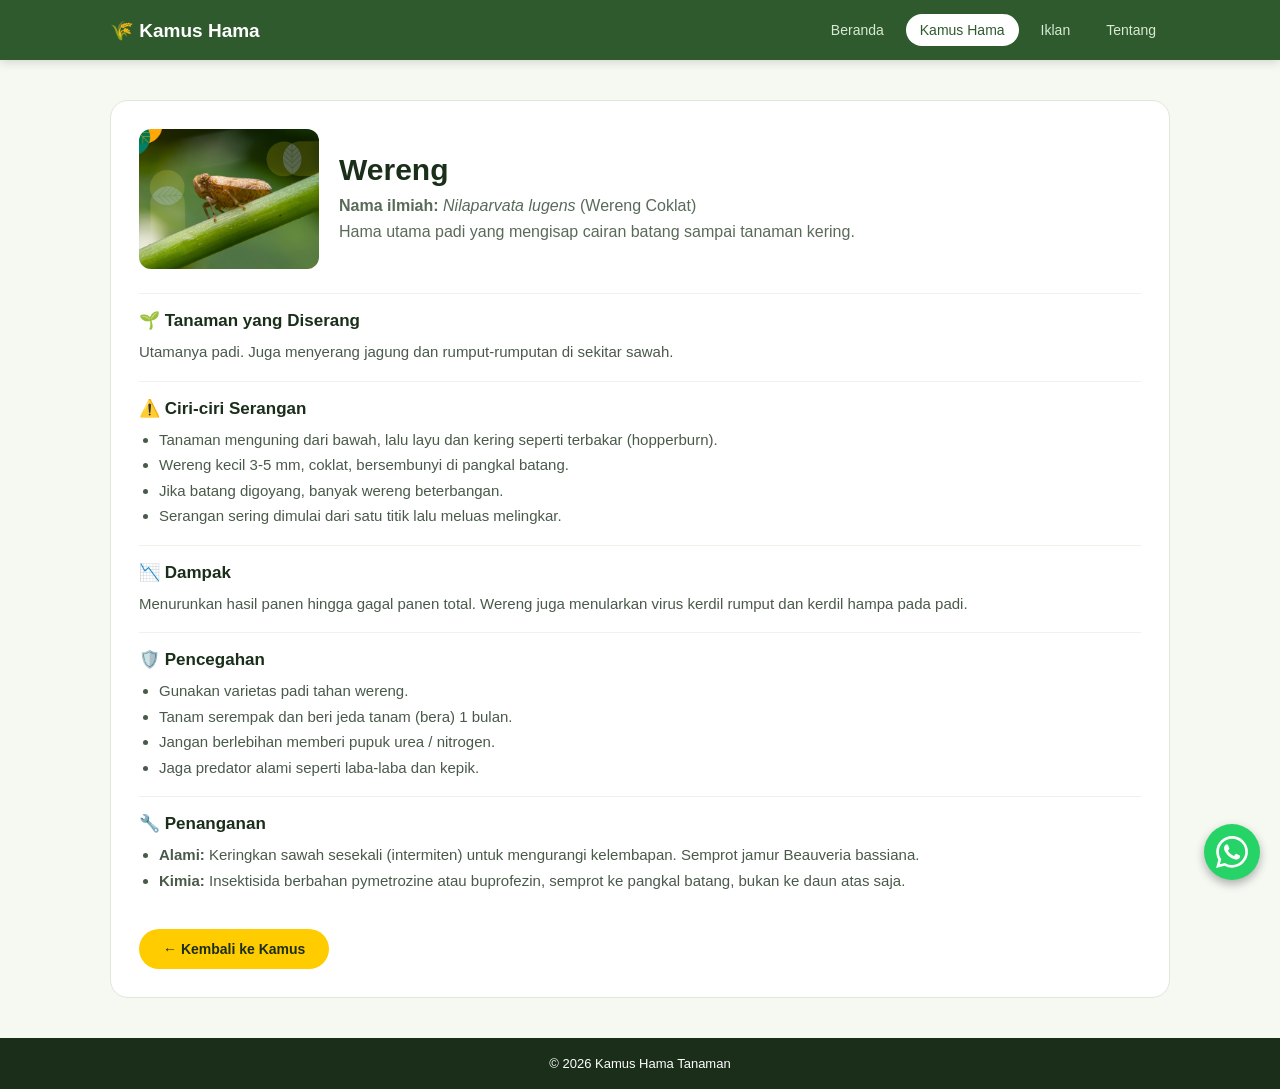
<file: wereng.html>
<!DOCTYPE html>
<html lang="id">

<head>
    <meta charset="UTF-8">
    <meta name="viewport" content="width=device-width, initial-scale=1.0">
    <title>Wereng - Kamus Hama</title>
    <link rel="stylesheet" href="style.css">
</head>

<body>
    <header>
        <nav>
            <a href="index.html" class="logo">🌾 Kamus Hama</a>
            <div class="menu">
                <a href="index.html">Beranda</a>
                <a href="kamus.html" class="aktif">Kamus Hama</a>
                <a href="iklan.html">Iklan</a>
                <a href="tentang.html">Tentang</a>
            </div>
        </nav>
    </header>
    <main>
        <section class="detail">
            <div class="detail-box">
                <div class="detail-header">
                    <div class="detail-gambar"><img src="wereng.jpeg" alt="Wereng"></div>
                    <div>
                        <h1>Wereng</h1>
                        <p><b>Nama ilmiah:</b> <i>Nilaparvata lugens</i> (Wereng Coklat)<br>Hama utama padi yang
                            mengisap cairan batang sampai tanaman kering.</p>
                    </div>
                </div>
                <div class="info-section">
                    <h2>🌱 Tanaman yang Diserang</h2>
                    <p>Utamanya padi. Juga menyerang jagung dan rumput-rumputan di sekitar sawah.</p>
                </div>
                <div class="info-section">
                    <h2>⚠️ Ciri-ciri Serangan</h2>
                    <ul>
                        <li>Tanaman menguning dari bawah, lalu layu dan kering seperti terbakar (hopperburn).</li>
                        <li>Wereng kecil 3-5 mm, coklat, bersembunyi di pangkal batang.</li>
                        <li>Jika batang digoyang, banyak wereng beterbangan.</li>
                        <li>Serangan sering dimulai dari satu titik lalu meluas melingkar.</li>
                    </ul>
                </div>
                <div class="info-section">
                    <h2>📉 Dampak</h2>
                    <p>Menurunkan hasil panen hingga gagal panen total. Wereng juga menularkan virus kerdil rumput dan
                        kerdil hampa pada padi.</p>
                </div>
                <div class="info-section">
                    <h2>🛡️ Pencegahan</h2>
                    <ul>
                        <li>Gunakan varietas padi tahan wereng.</li>
                        <li>Tanam serempak dan beri jeda tanam (bera) 1 bulan.</li>
                        <li>Jangan berlebihan memberi pupuk urea / nitrogen.</li>
                        <li>Jaga predator alami seperti laba-laba dan kepik.</li>
                    </ul>
                </div>
                <div class="info-section">
                    <h2>🔧 Penanganan</h2>
                    <ul>
                        <li><b>Alami:</b> Keringkan sawah sesekali (intermiten) untuk mengurangi kelembapan. Semprot
                            jamur Beauveria bassiana.</li>
                        <li><b>Kimia:</b> Insektisida berbahan pymetrozine atau buprofezin, semprot ke pangkal batang,
                            bukan ke daun atas saja.</li>
                    </ul>
                </div>
                <div class="kembali"><a href="kamus.html" class="tombol">← Kembali ke Kamus</a></div>
            </div>
        </section>
    </main>
    <footer>
        <p>&copy; 2026 Kamus Hama Tanaman</p>
    </footer>
   <a class="wa-float"
        href="https://wa.me/6285739248930?text=Halo%2C%20saya%20mau%20pasang%20iklan%20di%20Kamus%20Hama"
        target="_blank" title="Chat WhatsApp"
        style="position:fixed; bottom:20px; right:20px; width:56px; height:56px; z-index:999; display:flex; align-items:center; justify-content:center; background:#25D366; border-radius:50%; box-shadow:0 4px 10px rgba(0,0,0,0.3);">
        <svg width="32" height="32" viewBox="0 0 24 24" fill="#ffffff">
            <path
                d="M17.472 14.382c-.297-.149-1.758-.867-2.03-.967-.273-.099-.471-.148-.67.15-.197.297-.767.966-.94 1.164-.173.199-.347.223-.644.075-.297-.15-1.255-.463-2.39-1.475-.883-.788-1.48-1.761-1.653-2.059-.173-.297-.018-.458.13-.606.134-.133.298-.347.446-.52.149-.174.198-.298.298-.497.099-.198.05-.371-.025-.52-.075-.149-.669-1.612-.916-2.207-.242-.579-.487-.5-.669-.51-.173-.008-.371-.01-.57-.01-.198 0-.52.074-.792.372-.272.297-1.04 1.016-1.04 2.479 0 1.462 1.065 2.875 1.213 3.074.149.198 2.096 3.2 5.077 4.487.709.306 1.262.489 1.694.625.712.227 1.36.195 1.871.118.571-.085 1.758-.719 2.006-1.413.248-.694.248-1.289.173-1.413-.074-.124-.272-.198-.57-.347m-5.421 7.403h-.004a9.87 9.87 0 01-5.031-1.378l-.361-.214-3.741.982.998-3.648-.235-.374a9.86 9.86 0 01-1.51-5.26c.001-5.45 4.436-9.884 9.888-9.884 2.64 0 5.122 1.03 6.988 2.898a9.825 9.825 0 012.893 6.994c-.003 5.45-4.437 9.884-9.885 9.884m8.413-18.297A11.815 11.815 0 0012.05 0C5.495 0 .16 5.335.157 11.892c0 2.096.547 4.142 1.588 5.945L.057 24l6.305-1.654a11.882 11.882 0 005.683 1.448h.005c6.554 0 11.89-5.335 11.893-11.893a11.821 11.821 0 00-3.48-8.413z" />
        </svg>
    </a>
</body>
</body>

</html>
</file>
<file: style.css>
* {
    margin: 0;
    padding: 0;
    box-sizing: border-box;
    font-family: 'Segoe UI', Tahoma, sans-serif;
}
body {
    background: #f6f8f2;
    color: #1a2e1a;
    display: flex;
    flex-direction: column;
    min-height: 100vh;
}
main { flex: 1; }
img { max-width: 100%; display: block; }
header {
    background: #2e5a2e;
    position: sticky;
    top: 0;
    z-index: 100;
    box-shadow: 0 2px 10px rgba(0,0,0,0.15);
}
nav {
    max-width: 1100px;
    margin: 0 auto;
    padding: 14px 20px;
    display: flex;
    justify-content: space-between;
    align-items: center;
}
.logo {
    color: white;
    text-decoration: none;
    font-weight: 800;
    font-size: 19px;
}
.menu { display: flex; gap: 8px; flex-wrap: wrap; }
.menu a {
    color: #d9ead3;
    text-decoration: none;
    padding: 8px 14px;
    border-radius: 20px;
    font-size: 14px;
    transition: 0.3s;
}
.menu a:hover, .menu a.aktif { background: white; color: #2e5a2e; }
.hero {
    background: linear-gradient(135deg, #2e5a2e, #4a8c3a);
    color: white;
    padding: 70px 20px;
    text-align: center;
    animation: muncul 0.8s ease;
}
@keyframes muncul {
    from { opacity: 0; transform: translateY(20px); }
    to { opacity: 1; transform: translateY(0); }
}
.hero h1 { font-size: 42px; line-height: 1.1; margin-bottom: 14px; }
.hero p { max-width: 620px; margin: 0 auto 24px auto; line-height: 1.6; opacity: 0.9; }
.tombol {
    display: inline-block;
    background: #ffcc00;
    color: #1a2e1a;
    padding: 12px 24px;
    border-radius: 100px;
    text-decoration: none;
    font-weight: 700;
    font-size: 14px;
    transition: 0.3s;
}
.tombol-putih { background: white; margin-left: 8px; }
.tombol:hover { transform: translateY(-3px); box-shadow: 0 8px 20px rgba(0,0,0,0.2); }
.penjelasan, .judul-halaman, .kamus, .detail, .tentang { max-width: 1100px; margin: 0 auto; padding: 40px 20px; }
.penjelasan h2, .judul-halaman h1 { font-size: 28px; margin-bottom: 12px; }
.penjelasan p, .judul-halaman p { line-height: 1.7; color: #4a5a4a; max-width: 700px; }
.fitur-grid { display: grid; grid-template-columns: repeat(3, 1fr); gap: 16px; margin-top: 24px; }
.fitur { background: white; padding: 20px; border-radius: 14px; border: 1px solid #e0e8d8; }
.fitur h3 { margin-bottom: 8px; font-size: 17px; }
.fitur p { font-size: 14px; line-height: 1.6; color: #5a6a5a; }
.daftar-hama { display: grid; grid-template-columns: repeat(3, 1fr); gap: 20px; margin-top: 10px; }
.card {
    background: white;
    border-radius: 16px;
    overflow: hidden;
    border: 1px solid #e0e8d8;
    padding-bottom: 18px;
    transition: 0.3s;
    animation: muncul 0.6s ease both;
}
.card:nth-child(2) { animation-delay: 0.1s; }
.card:nth-child(3) { animation-delay: 0.2s; }
.card:nth-child(4) { animation-delay: 0.3s; }
.card:nth-child(5) { animation-delay: 0.4s; }
.card:nth-child(6) { animation-delay: 0.5s; }
.card:hover { transform: translateY(-6px); box-shadow: 0 12px 30px rgba(0,0,0,0.12); }
.card-gambar { height: 180px; overflow: hidden; }
.card-gambar img { width: 100%; height: 100%; object-fit: cover; transition: 0.4s; }
.card:hover .card-gambar img { transform: scale(1.08); }
.tag {
    display: inline-block;
    background: #e8f3e2;
    color: #2e5a2e;
    font-size: 12px;
    font-weight: 700;
    padding: 4px 10px;
    border-radius: 20px;
    margin: 12px 0 0 16px;
}
.card h2 { font-size: 19px; padding: 10px 16px 6px 16px; }
.card p { padding: 0 16px 14px 16px; font-size: 14px; line-height: 1.6; color: #5a6a5a; }
.card .tombol { margin-left: 16px; padding: 9px 16px; font-size: 13px; }
.detail-box, .tentang-box {
    background: white;
    border-radius: 18px;
    padding: 28px;
    border: 1px solid #e0e8d8;
    animation: muncul 0.6s ease;
}
.detail-header { display: flex; gap: 20px; align-items: center; margin-bottom: 24px; }
.detail-gambar { width: 180px; height: 140px; flex-shrink: 0; border-radius: 12px; overflow: hidden; }
.detail-gambar img { width: 100%; height: 100%; object-fit: cover; }
.detail-header h1 { font-size: 30px; margin-bottom: 6px; }
.detail-header p { color: #5a6a5a; line-height: 1.6; }
.info-section { padding: 16px 0; border-top: 1px solid #eef2e8; }
.info-section h2 { font-size: 17px; margin-bottom: 8px; }
.info-section p, .info-section li { line-height: 1.7; color: #4a5a4a; font-size: 15px; }
.info-section ul { padding-left: 20px; }
.kembali { margin-top: 20px; }
.tentang-box h1 { font-size: 28px; margin-bottom: 12px; }
.tentang-box p { line-height: 1.7; color: #4a5a4a; margin-bottom: 10px; }
.anggota { margin-top: 22px; background: #f6f8f2; padding: 18px; border-radius: 12px; }
.anggota h2 { font-size: 18px; margin-bottom: 10px; }
.iklan-grid { display: grid; grid-template-columns: repeat(2, 1fr); gap: 18px; margin-top: 20px; }
.iklan-card { background: white; border: 1px solid #e0e8d8; border-radius: 16px; padding: 20px; transition: 0.3s; animation: muncul 0.6s ease both; }
.iklan-card:hover { transform: translateY(-4px); box-shadow: 0 10px 25px rgba(0,0,0,0.1); }
.iklan-card h3 { font-size: 17px; margin-bottom: 6px; }
.iklan-card p { font-size: 14px; line-height: 1.6; color: #5a6a5a; margin-bottom: 12px; }
.harga { font-weight: 800; color: #2e5a2e; font-size: 16px; margin-bottom: 12px; display: block; }
footer { background: #1a2e1a; color: white; text-align: center; padding: 18px; font-size: 13px; margin-top: auto; }
@media (max-width: 768px) {
    nav { flex-direction: column; gap: 10px; align-items: flex-start; }
    .hero { padding: 45px 16px; }
    .hero h1 { font-size: 30px; }
    .daftar-hama { grid-template-columns: repeat(2, 1fr); gap: 14px; }
    .fitur-grid { grid-template-columns: 1fr; }
    .detail-header { flex-direction: column; align-items: flex-start; }
    .detail-gambar { width: 100%; height: 200px; }
    .iklan-grid { grid-template-columns: 1fr; }
    .tombol-putih { margin-left: 0; margin-top: 10px; }
}
@media (max-width: 480px) {
    .logo { font-size: 16px; }
    .menu a { padding: 6px 10px; font-size: 13px; }
    .hero h1 { font-size: 26px; }
    .daftar-hama { grid-template-columns: 1fr; }
    .detail-box, .tentang-box { padding: 18px; }
    .detail-header h1 { font-size: 24px; }
}
.wa-float {
  position: fixed;
  bottom: 20px;
  right: 20px;
  width: 56px;
  height: 56px;
  background: #25D366;
  color: white;
  border-radius: 50%;
  display: flex;
  justify-content: center;
  align-items: center;
  font-size: 28px;
  text-decoration: none;
  box-shadow: 0 4px 12px rgba(0,0,0,0.3);
  z-index: 999;
}
.wa-float:hover { background: #1eb856; }

.tentang-lead { line-height: 1.7; color: #333; margin-bottom: 20px; }
.tentang-box-dalem { background: #f1f8e9; padding: 18px; border-radius: 12px; margin-bottom: 18px; }
.tentang-box-dalem h3 { margin: 0 0 8px; color: #2e5a2e; }
.tentang-box-dalem p { line-height: 1.7; color: #444; margin: 0 0 8px; }
.tentang-grid { display: grid; grid-template-columns: 1fr 1fr; gap: 12px; margin-bottom: 22px; }
.tentang-card { border: 1px solid #e5e5e5; border-radius: 12px; padding: 16px; background: #fff; }
.tentang-card h3 { margin: 0 0 8px; color: #2e5a2e; font-size: 16px; }
.tentang-card ul { margin: 0; padding-left: 18px; line-height: 1.7; color: #444; font-size: 14px; }
.tim-judul { color: #2e5a2e; margin-bottom: 10px; }
.tim-grid { display: grid; grid-template-columns: 1fr 1fr; gap: 10px; }
.tim-card { background: #fafafa; border: 1px solid #eee; border-radius: 10px; padding: 14px; }
.tim-card b { display: block; }
.tim-card span { font-size: 13px; color: #777; }

@media (max-width: 600px) {
  .tentang-grid, .tim-grid { grid-template-columns: 1fr; }
}
</file>
